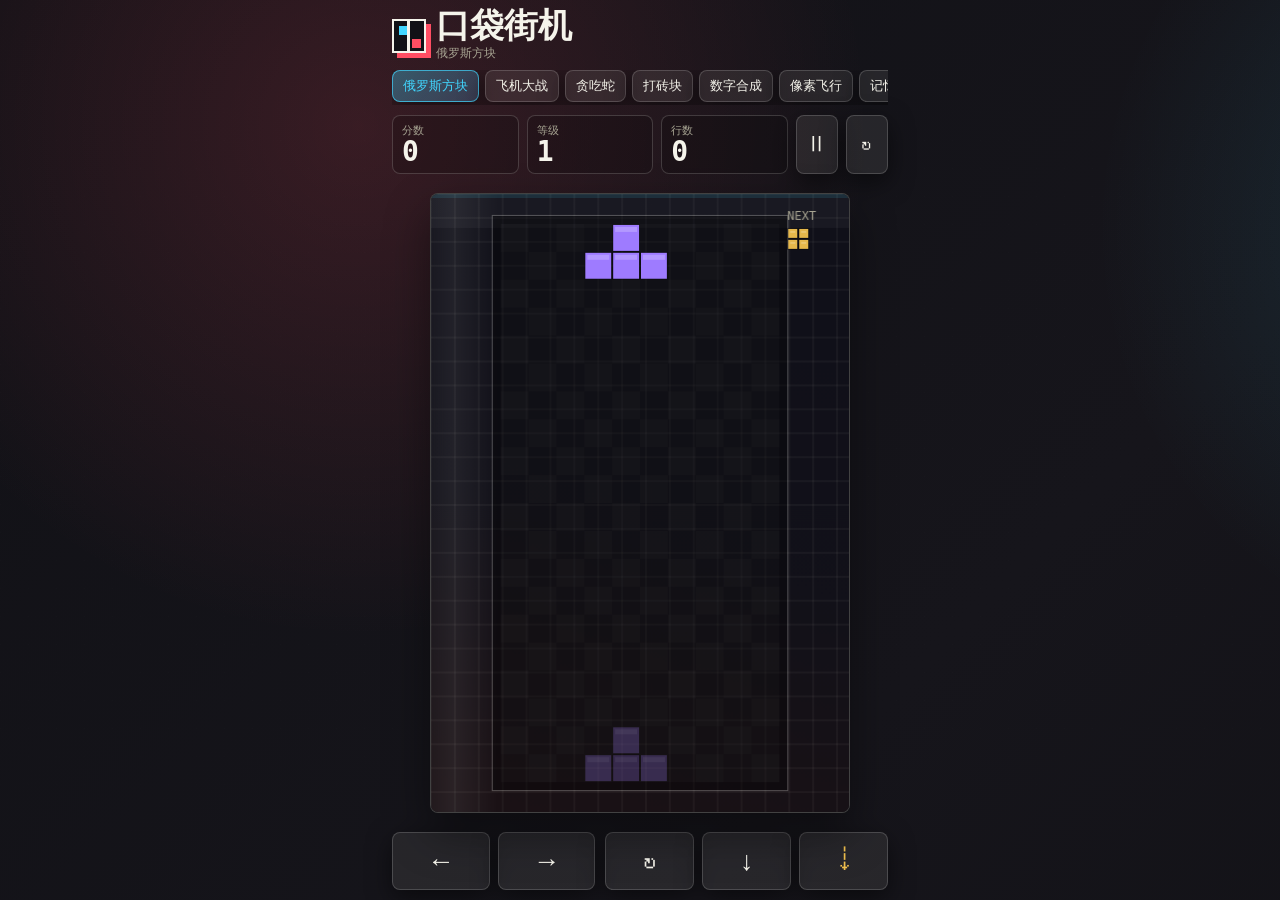
<file: index.html>
<!doctype html>
<html lang="zh-CN">
  <head>
    <meta charset="utf-8" />
    <meta name="viewport" content="width=device-width, initial-scale=1, viewport-fit=cover, user-scalable=no" />
    <meta name="theme-color" content="#111116" />
    <meta name="apple-mobile-web-app-capable" content="yes" />
    <meta name="apple-mobile-web-app-status-bar-style" content="black-translucent" />
    <meta name="apple-mobile-web-app-title" content="口袋街机" />
    <title>口袋街机</title>
    <link rel="manifest" href="manifest.webmanifest" />
    <link rel="stylesheet" href="styles.css" />
  </head>
  <body>
    <div class="app-shell">
      <header class="topbar">
        <div class="brand">
          <span class="brand-mark" aria-hidden="true"></span>
          <div>
            <h1>口袋街机</h1>
            <p id="modeLabel">俄罗斯方块</p>
          </div>
        </div>

        <nav class="mode-switch" aria-label="游戏切换">
          <button class="mode-button is-active" type="button" data-mode="tetris">俄罗斯方块</button>
          <button class="mode-button" type="button" data-mode="shooter">飞机大战</button>
          <button class="mode-button" type="button" data-mode="snake">贪吃蛇</button>
          <button class="mode-button" type="button" data-mode="breakout">打砖块</button>
          <button class="mode-button" type="button" data-mode="merge">数字合成</button>
          <button class="mode-button" type="button" data-mode="flappy">像素飞行</button>
          <button class="mode-button" type="button" data-mode="memory">记忆翻牌</button>
          <button class="mode-button" type="button" data-mode="mines">方格探雷</button>
          <button class="mode-button" type="button" data-mode="jumper">弹跳上升</button>
          <button class="mode-button" type="button" data-mode="maze">迷宫逃脱</button>
          <button class="mode-button" type="button" data-mode="pong">霓虹乒乓</button>
          <button class="mode-button" type="button" data-mode="invaders">太空入侵</button>
          <button class="mode-button" type="button" data-mode="mole">快打地鼠</button>
          <button class="mode-button" type="button" data-mode="stack">堆叠高塔</button>
          <button class="mode-button" type="button" data-mode="flood">色块扩张</button>
        </nav>
      </header>

      <section class="hud" aria-label="游戏状态">
        <div class="hud-item">
          <span id="statALabel">分数</span>
          <strong id="statA">0</strong>
        </div>
        <div class="hud-item">
          <span id="statBLabel">等级</span>
          <strong id="statB">1</strong>
        </div>
        <div class="hud-item">
          <span id="statCLabel">行数</span>
          <strong id="statC">0</strong>
        </div>
        <div class="hud-actions">
          <button class="icon-button" type="button" id="pauseButton" aria-label="暂停">Ⅱ</button>
          <button class="icon-button" type="button" id="restartButton" aria-label="重新开始">↻</button>
        </div>
      </section>

      <main class="stage-wrap">
        <canvas id="gameCanvas" width="360" height="540" aria-label="游戏画面"></canvas>
        <div class="overlay is-hidden" id="overlay" role="dialog" aria-live="polite">
          <div class="overlay-panel">
            <h2 id="overlayTitle">暂停</h2>
            <p id="overlayText">当前进度已保留</p>
            <button class="primary-button" type="button" id="overlayButton">继续</button>
          </div>
        </div>
      </main>

      <footer class="controls" aria-label="触控操作">
        <div class="control-cluster">
          <button class="control-button" type="button" data-action="left" aria-label="向左">←</button>
          <button class="control-button" type="button" data-action="right" aria-label="向右">→</button>
        </div>
        <div class="control-cluster">
          <button class="control-button" type="button" data-action="rotate" aria-label="旋转">↻</button>
          <button class="control-button" type="button" data-action="down" aria-label="向下">↓</button>
          <button class="control-button control-button-wide" type="button" data-action="drop" aria-label="快速下落">⇣</button>
        </div>
      </footer>
    </div>

    <script src="app.js" defer></script>
  </body>
</html>
</file>
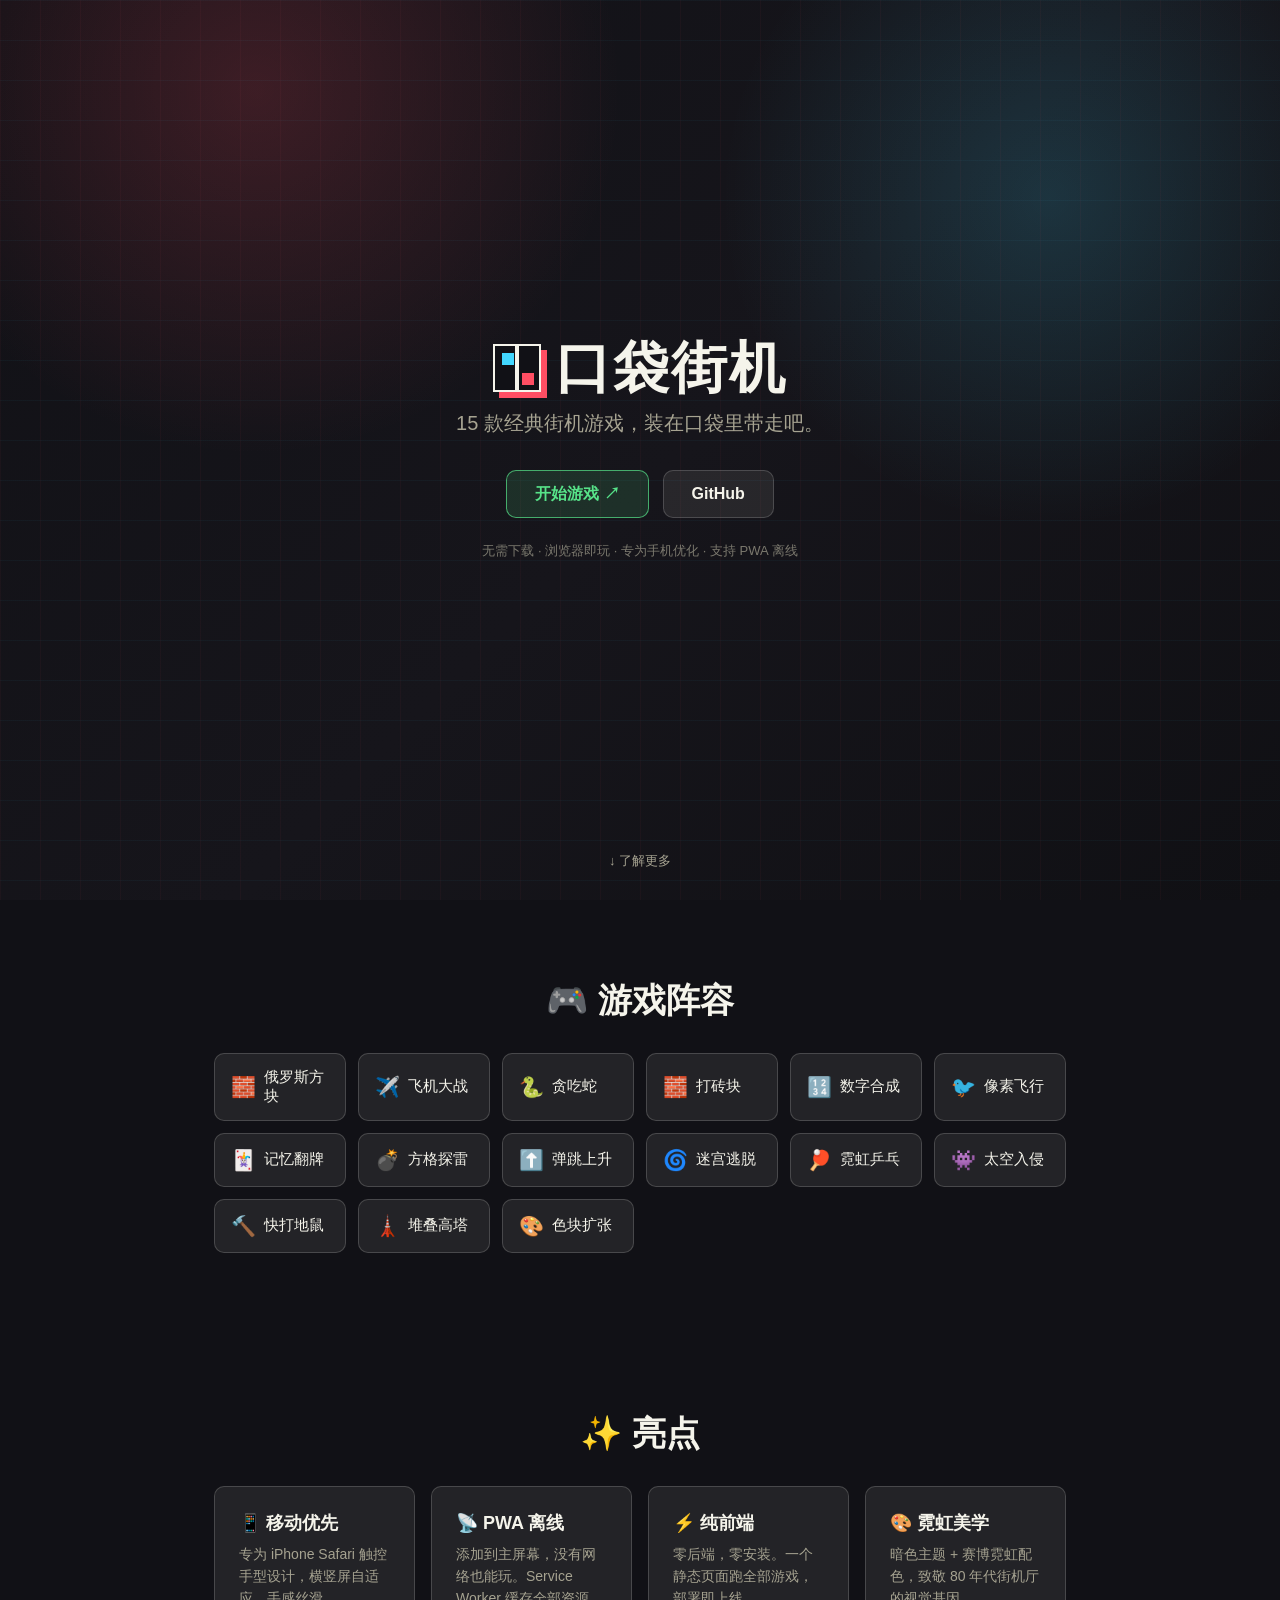
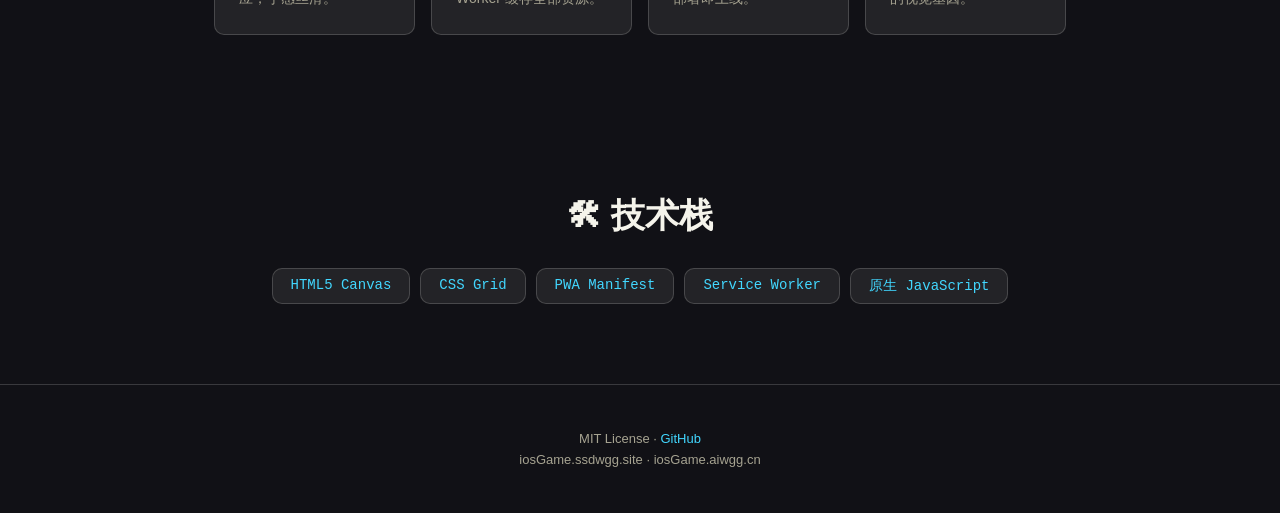
<file: landing.html>
<!doctype html>
<html lang="zh-CN">
  <head>
    <meta charset="utf-8" />
    <meta name="viewport" content="width=device-width, initial-scale=1" />
    <meta name="theme-color" content="#111116" />
    <title>口袋街机 — 15 款经典游戏，随开随玩</title>
    <link rel="stylesheet" href="landing.css" />
  </head>
  <body>
    <section class="hero">
      <div class="hero-grid"></div>
      <div class="hero-content">
        <div class="logo">
          <span class="logo-mark" aria-hidden="true"></span>
          <h1>口袋街机</h1>
        </div>
        <p class="tagline">15 款经典街机游戏，装在口袋里带走吧。</p>
        <div class="hero-actions">
          <a class="btn-primary" href="index.html">开始游戏 ↗</a>
          <a class="btn-secondary" href="https://github.com/SSDWGG/iosGame" target="_blank" rel="noopener">GitHub</a>
        </div>
        <p class="hero-note">无需下载 · 浏览器即玩 · 专为手机优化 · 支持 PWA 离线</p>
      </div>
      <div class="scroll-hint">↓ 了解更多</div>
    </section>

    <section class="section games-section">
      <h2>🎮 游戏阵容</h2>
      <div class="game-grid">
        <div class="game-card"><span class="game-icon">🧱</span><span>俄罗斯方块</span></div>
        <div class="game-card"><span class="game-icon">✈️</span><span>飞机大战</span></div>
        <div class="game-card"><span class="game-icon">🐍</span><span>贪吃蛇</span></div>
        <div class="game-card"><span class="game-icon">🧱</span><span>打砖块</span></div>
        <div class="game-card"><span class="game-icon">🔢</span><span>数字合成</span></div>
        <div class="game-card"><span class="game-icon">🐦</span><span>像素飞行</span></div>
        <div class="game-card"><span class="game-icon">🃏</span><span>记忆翻牌</span></div>
        <div class="game-card"><span class="game-icon">💣</span><span>方格探雷</span></div>
        <div class="game-card"><span class="game-icon">⬆️</span><span>弹跳上升</span></div>
        <div class="game-card"><span class="game-icon">🌀</span><span>迷宫逃脱</span></div>
        <div class="game-card"><span class="game-icon">🏓</span><span>霓虹乒乓</span></div>
        <div class="game-card"><span class="game-icon">👾</span><span>太空入侵</span></div>
        <div class="game-card"><span class="game-icon">🔨</span><span>快打地鼠</span></div>
        <div class="game-card"><span class="game-icon">🗼</span><span>堆叠高塔</span></div>
        <div class="game-card"><span class="game-icon">🎨</span><span>色块扩张</span></div>
      </div>
    </section>

    <section class="section features-section">
      <h2>✨ 亮点</h2>
      <div class="features-grid">
        <div class="feature-card">
          <h3>📱 移动优先</h3>
          <p>专为 iPhone Safari 触控手型设计，横竖屏自适应，手感丝滑。</p>
        </div>
        <div class="feature-card">
          <h3>📡 PWA 离线</h3>
          <p>添加到主屏幕，没有网络也能玩。Service Worker 缓存全部资源。</p>
        </div>
        <div class="feature-card">
          <h3>⚡ 纯前端</h3>
          <p>零后端，零安装。一个静态页面跑全部游戏，部署即上线。</p>
        </div>
        <div class="feature-card">
          <h3>🎨 霓虹美学</h3>
          <p>暗色主题 + 赛博霓虹配色，致敬 80 年代街机厅的视觉基因。</p>
        </div>
      </div>
    </section>

    <section class="section tech-section">
      <h2>🛠 技术栈</h2>
      <div class="tech-list">
        <code>HTML5 Canvas</code>
        <code>CSS Grid</code>
        <code>PWA Manifest</code>
        <code>Service Worker</code>
        <code>原生 JavaScript</code>
      </div>
    </section>

    <footer class="footer">
      <p>MIT License · <a href="https://github.com/SSDWGG/iosGame">GitHub</a></p>
      <p class="footer-links">
        <a href="https://iosGame.ssdwgg.site">iosGame.ssdwgg.site</a>
        <span>·</span>
        <a href="https://iosGame.aiwgg.cn">iosGame.aiwgg.cn</a>
      </p>
    </footer>
  </body>
</html>
</file>
<file: styles.css>
:root {
  color-scheme: dark;
  --bg: #111116;
  --bg-2: #18181f;
  --panel: rgba(245, 244, 235, 0.08);
  --panel-strong: rgba(245, 244, 235, 0.15);
  --ink: #f5f4eb;
  --muted: #a6a391;
  --line: rgba(245, 244, 235, 0.18);
  --cyan: #42d7ff;
  --coral: #ff4e63;
  --gold: #f2c14e;
  --green: #57e389;
  --violet: #9e7bff;
  --shadow: rgba(0, 0, 0, 0.5);
  --radius: 8px;
}

* {
  box-sizing: border-box;
}

html,
body {
  margin: 0;
  min-height: 100%;
  overflow: hidden;
  background:
    radial-gradient(circle at 20% 10%, rgba(255, 78, 99, 0.16), transparent 28%),
    radial-gradient(circle at 86% 18%, rgba(66, 215, 255, 0.14), transparent 24%),
    linear-gradient(135deg, #111116 0%, #16151b 52%, #101014 100%);
  background-size: 140% 140%;
  color: var(--ink);
  font-family: "Avenir Next Condensed", "DIN Condensed", "PingFang SC", sans-serif;
  touch-action: none;
  -webkit-tap-highlight-color: transparent;
  animation: pageGlow 18s ease-in-out infinite alternate;
}

body::before {
  position: fixed;
  inset: 0;
  pointer-events: none;
  content: "";
  opacity: 0.32;
  background-image:
    linear-gradient(rgba(255, 255, 255, 0.025) 1px, transparent 1px),
    linear-gradient(90deg, rgba(255, 255, 255, 0.025) 1px, transparent 1px);
  background-size: 28px 28px;
  mask-image: linear-gradient(to bottom, transparent, #000 18%, #000 78%, transparent);
}

button {
  color: inherit;
  font: inherit;
}

.app-shell {
  position: relative;
  display: grid;
  grid-template-rows: auto auto minmax(0, 1fr) auto;
  gap: 10px;
  width: min(100vw, 520px);
  height: 100dvh;
  margin: 0 auto;
  padding:
    max(10px, env(safe-area-inset-top))
    12px
    max(10px, env(safe-area-inset-bottom));
}

.topbar {
  display: grid;
  grid-template-columns: minmax(0, 1fr);
  align-items: start;
  gap: 8px;
  min-height: 0;
}

.brand {
  display: flex;
  align-items: center;
  min-width: 0;
  gap: 10px;
}

.brand-mark {
  width: 34px;
  height: 34px;
  flex: 0 0 auto;
  border: 2px solid var(--ink);
  background:
    linear-gradient(90deg, transparent 45%, var(--ink) 45% 55%, transparent 55%),
    linear-gradient(var(--cyan), var(--cyan)) 5px 5px / 9px 9px no-repeat,
    linear-gradient(var(--coral), var(--coral)) 18px 18px / 9px 9px no-repeat,
    var(--bg);
  box-shadow: 5px 5px 0 var(--coral);
}

h1,
p {
  margin: 0;
}

h1 {
  font-size: clamp(24px, 7vw, 34px);
  line-height: 0.9;
  letter-spacing: 0;
}

.brand p {
  margin-top: 4px;
  color: var(--muted);
  font-family: "PingFang SC", sans-serif;
  font-size: 12px;
}

.mode-switch {
  display: flex;
  gap: 6px;
  width: 100%;
  max-width: 100%;
  padding-bottom: 3px;
  overflow-x: auto;
  scrollbar-width: none;
}

.mode-switch::-webkit-scrollbar {
  display: none;
}

.mode-button,
.icon-button,
.control-button,
.primary-button {
  border: 1px solid var(--line);
  border-radius: var(--radius);
  background: var(--panel);
  box-shadow: 0 8px 24px var(--shadow);
  transition:
    transform 140ms ease,
    border-color 180ms ease,
    background 220ms ease,
    color 180ms ease,
    box-shadow 220ms ease;
}

.mode-button {
  flex: 0 0 auto;
  min-height: 32px;
  padding: 0 10px;
  font-size: 13px;
  white-space: nowrap;
}

.mode-button.is-active {
  border-color: rgba(66, 215, 255, 0.7);
  background:
    linear-gradient(135deg, rgba(66, 215, 255, 0.22), rgba(158, 123, 255, 0.08)),
    rgba(66, 215, 255, 0.14);
  color: var(--cyan);
}

.hud {
  display: grid;
  grid-template-columns: repeat(3, 1fr) auto;
  align-items: stretch;
  gap: 8px;
}

.hud-item {
  min-width: 0;
  padding: 8px 9px 7px;
  border: 1px solid var(--line);
  border-radius: var(--radius);
  background: rgba(0, 0, 0, 0.18);
}

.hud-item span {
  display: block;
  color: var(--muted);
  font-family: "PingFang SC", sans-serif;
  font-size: 11px;
  line-height: 1.1;
}

.hud-item strong {
  display: block;
  margin-top: 2px;
  overflow: hidden;
  font-family: "DIN Alternate", "Avenir Next Condensed", monospace;
  font-size: clamp(18px, 6vw, 28px);
  line-height: 1;
  text-overflow: ellipsis;
  white-space: nowrap;
}

.hud-actions {
  display: grid;
  grid-template-columns: repeat(2, 42px);
  gap: 8px;
}

.icon-button {
  width: 42px;
  min-height: 48px;
  font-size: 21px;
}

.stage-wrap {
  position: relative;
  display: grid;
  min-height: 0;
  place-items: center;
}

#gameCanvas {
  width: min(100%, 420px);
  height: min(100%, calc((100vw - 24px) * 1.5), 620px);
  max-height: 100%;
  aspect-ratio: 2 / 3;
  border: 1px solid rgba(245, 244, 235, 0.24);
  border-radius: var(--radius);
  background: #09090d;
  box-shadow:
    0 20px 45px rgba(0, 0, 0, 0.42),
    inset 0 0 0 1px rgba(255, 255, 255, 0.05);
  touch-action: none;
  transition:
    border-color 220ms ease,
    box-shadow 260ms ease,
    filter 260ms ease;
}

.overlay {
  position: absolute;
  inset: 0;
  display: grid;
  place-items: center;
  padding: 24px;
  border-radius: var(--radius);
  background: rgba(12, 12, 16, 0.64);
  backdrop-filter: blur(8px);
}

.overlay.is-hidden {
  display: none;
}

.overlay-panel {
  width: min(280px, 100%);
  padding: 20px;
  border: 1px solid var(--line);
  border-radius: var(--radius);
  background: rgba(17, 17, 22, 0.92);
  text-align: center;
  box-shadow: 0 24px 60px rgba(0, 0, 0, 0.55);
  animation: panelEnter 180ms ease-out both;
}

.overlay-panel h2 {
  margin: 0;
  color: var(--gold);
  font-size: 30px;
  line-height: 1;
}

.overlay-panel p {
  margin: 10px 0 16px;
  color: var(--muted);
  font-family: "PingFang SC", sans-serif;
  font-size: 14px;
}

.primary-button {
  min-width: 120px;
  min-height: 42px;
  padding: 0 18px;
  border-color: rgba(87, 227, 137, 0.7);
  background: rgba(87, 227, 137, 0.13);
  color: var(--green);
}

.controls {
  display: grid;
  grid-template-columns: 0.9fr 1.25fr;
  gap: 10px;
}

.control-cluster {
  display: grid;
  grid-auto-flow: column;
  grid-auto-columns: 1fr;
  gap: 8px;
}

.control-button {
  min-height: 58px;
  padding: 0;
  font-family: "DIN Alternate", "Avenir Next Condensed", sans-serif;
  font-size: 27px;
  line-height: 1;
}

.control-button-wide {
  color: var(--gold);
}

.control-button:active,
.control-button.is-pressed,
.icon-button:active,
.primary-button:active {
  transform: translateY(1px);
  border-color: rgba(245, 244, 235, 0.36);
  background:
    linear-gradient(135deg, rgba(245, 244, 235, 0.18), rgba(66, 215, 255, 0.08)),
    var(--panel-strong);
}

@keyframes pageGlow {
  from {
    background-position: 0% 0%;
  }

  to {
    background-position: 100% 52%;
  }
}

@keyframes panelEnter {
  from {
    opacity: 0;
    transform: translateY(8px) scale(0.98);
  }

  to {
    opacity: 1;
    transform: translateY(0) scale(1);
  }
}

@media (prefers-reduced-motion: reduce) {
  *,
  *::before,
  *::after {
    animation-duration: 1ms !important;
    animation-iteration-count: 1 !important;
    scroll-behavior: auto !important;
    transition-duration: 1ms !important;
  }
}

:focus-visible {
  outline: 2px solid var(--cyan);
  outline-offset: 2px;
}

@media (orientation: landscape) and (max-height: 520px) {
  .app-shell {
    grid-template-columns: 220px minmax(280px, 1fr) 190px;
    grid-template-rows: auto 1fr;
    gap: 10px;
    width: 100vw;
  }

  .topbar,
  .hud,
  .controls {
    align-self: stretch;
  }

  .topbar {
    grid-column: 1;
    grid-row: 1 / span 2;
    grid-template-rows: auto minmax(0, 1fr);
    align-items: stretch;
  }

  .mode-switch {
    flex-direction: column;
    width: 100%;
    overflow-x: hidden;
    overflow-y: auto;
  }

  .hud {
    grid-column: 3;
    grid-row: 1;
    grid-template-columns: 1fr;
  }

  .hud-actions {
    grid-template-columns: repeat(2, 1fr);
  }

  .icon-button {
    width: auto;
  }

  .stage-wrap {
    grid-column: 2;
    grid-row: 1 / span 2;
  }

  .controls {
    grid-column: 3;
    grid-row: 2;
    grid-template-columns: 1fr;
    align-content: end;
  }
}
</file>
<file: landing.css>
:root {
  color-scheme: dark;
  --bg: #111116;
  --bg-2: #18181f;
  --panel: rgba(245, 244, 235, 0.08);
  --panel-strong: rgba(245, 244, 235, 0.15);
  --ink: #f5f4eb;
  --muted: #a6a391;
  --line: rgba(245, 244, 235, 0.18);
  --cyan: #42d7ff;
  --coral: #ff4e63;
  --gold: #f2c14e;
  --green: #57e389;
  --violet: #9e7bff;
  --radius: 10px;
}

* { box-sizing: border-box; }

html, body {
  margin: 0;
  min-height: 100%;
  background: var(--bg);
  color: var(--ink);
  font-family: "PingFang SC", "Avenir Next Condensed", "DIN Condensed", sans-serif;
  scroll-behavior: smooth;
  -webkit-font-smoothing: antialiased;
}

body::before {
  position: fixed;
  inset: 0;
  pointer-events: none;
  content: "";
  opacity: 0.28;
  background-image:
    linear-gradient(rgba(255,255,255,0.025) 1px, transparent 1px),
    linear-gradient(90deg, rgba(255,255,255,0.025) 1px, transparent 1px);
  background-size: 28px 28px;
  mask-image: linear-gradient(to bottom, transparent, #000 10%, #000 90%, transparent);
  z-index: 0;
}

a { color: var(--cyan); text-decoration: none; }
a:hover { color: var(--gold); }

/* ── Hero ── */
.hero {
  position: relative;
  display: flex;
  flex-direction: column;
  align-items: center;
  justify-content: center;
  min-height: 100vh;
  padding: 60px 20px;
  overflow: hidden;
  background:
    radial-gradient(circle at 20% 10%, rgba(255,78,99,0.18), transparent 28%),
    radial-gradient(circle at 82% 22%, rgba(66,215,255,0.16), transparent 26%),
    linear-gradient(135deg, #111116 0%, #16151b 52%, #101014 100%);
  text-align: center;
  z-index: 1;
}

.hero-grid {
  position: absolute;
  inset: 0;
  pointer-events: none;
  background-image:
    linear-gradient(rgba(66,215,255,0.04) 1px, transparent 1px),
    linear-gradient(90deg, rgba(255,78,99,0.04) 1px, transparent 1px);
  background-size: 40px 40px;
  animation: gridDrift 24s linear infinite;
}

@keyframes gridDrift {
  from { background-position: 0 0; }
  to { background-position: 40px 40px; }
}

.hero-content {
  position: relative;
  z-index: 1;
  max-width: 600px;
}

.logo {
  display: flex;
  align-items: center;
  justify-content: center;
  gap: 14px;
  margin-bottom: 12px;
}

.logo-mark {
  width: 48px;
  height: 48px;
  flex: 0 0 auto;
  border: 2px solid var(--ink);
  background:
    linear-gradient(90deg, transparent 45%, var(--ink) 45% 55%, transparent 55%),
    linear-gradient(var(--cyan), var(--cyan)) 7px 7px / 12px 12px no-repeat,
    linear-gradient(var(--coral), var(--coral)) 27px 27px / 12px 12px no-repeat,
    var(--bg);
  box-shadow: 6px 6px 0 var(--coral);
}

.logo h1 {
  margin: 0;
  font-size: clamp(36px, 10vw, 56px);
  line-height: 1;
  letter-spacing: 2px;
}

.tagline {
  margin: 8px 0 32px;
  color: var(--muted);
  font-size: clamp(16px, 4vw, 20px);
  line-height: 1.5;
}

.hero-actions {
  display: flex;
  gap: 14px;
  justify-content: center;
  flex-wrap: wrap;
  margin-bottom: 24px;
}

.btn-primary,
.btn-secondary {
  display: inline-flex;
  align-items: center;
  min-height: 48px;
  padding: 0 28px;
  border: 1px solid var(--line);
  border-radius: var(--radius);
  font-size: 16px;
  font-weight: 600;
  transition: all 180ms ease;
  cursor: pointer;
}

.btn-primary {
  border-color: rgba(87,227,137,0.7);
  background: rgba(87,227,137,0.13);
  color: var(--green);
}
.btn-primary:hover {
  background: rgba(87,227,137,0.22);
  color: var(--green);
  transform: translateY(-1px);
  box-shadow: 0 8px 24px rgba(87,227,137,0.14);
}

.btn-secondary {
  background: var(--panel);
  color: var(--ink);
}
.btn-secondary:hover {
  background: var(--panel-strong);
  color: var(--ink);
  transform: translateY(-1px);
}

.hero-note {
  margin: 0;
  color: var(--muted);
  font-size: 13px;
  opacity: 0.7;
}

.scroll-hint {
  position: absolute;
  bottom: 30px;
  color: var(--muted);
  font-size: 13px;
  animation: bounce 2s ease-in-out infinite;
}

@keyframes bounce {
  0%, 100% { transform: translateY(0); }
  50% { transform: translateY(6px); }
}

/* ── Sections ── */
.section {
  position: relative;
  z-index: 1;
  max-width: 900px;
  margin: 0 auto;
  padding: 80px 24px;
}

.section h2 {
  margin: 0 0 32px;
  font-size: clamp(24px, 6vw, 34px);
  line-height: 1.2;
  text-align: center;
}

/* ── Game Grid ── */
.game-grid {
  display: grid;
  grid-template-columns: repeat(auto-fill, minmax(130px, 1fr));
  gap: 12px;
}

.game-card {
  display: flex;
  align-items: center;
  gap: 8px;
  padding: 14px 16px;
  border: 1px solid var(--line);
  border-radius: var(--radius);
  background: var(--panel);
  font-size: 15px;
  transition: all 140ms ease;
}
.game-card:hover {
  border-color: rgba(66,215,255,0.4);
  background: rgba(66,215,255,0.08);
  transform: translateY(-2px);
}

.game-icon { font-size: 20px; }

/* ── Features ── */
.features-grid {
  display: grid;
  grid-template-columns: repeat(auto-fit, minmax(200px, 1fr));
  gap: 16px;
}

.feature-card {
  padding: 24px;
  border: 1px solid var(--line);
  border-radius: var(--radius);
  background: var(--panel);
}
.feature-card h3 {
  margin: 0 0 8px;
  font-size: 18px;
}
.feature-card p {
  margin: 0;
  color: var(--muted);
  font-size: 14px;
  line-height: 1.6;
}

/* ── Tech ── */
.tech-list {
  display: flex;
  flex-wrap: wrap;
  gap: 10px;
  justify-content: center;
}

.tech-list code {
  padding: 8px 18px;
  border: 1px solid var(--line);
  border-radius: var(--radius);
  background: var(--panel);
  color: var(--cyan);
  font-size: 14px;
}

/* ── Footer ── */
.footer {
  position: relative;
  z-index: 1;
  padding: 40px 24px;
  text-align: center;
  border-top: 1px solid var(--line);
}

.footer p {
  margin: 6px 0;
  color: var(--muted);
  font-size: 13px;
}

.footer-links a {
  color: var(--muted);
}
.footer-links a:hover { color: var(--cyan); }

/* ── Mobile ── */
@media (max-width: 480px) {
  .section { padding: 60px 16px; }
  .game-grid { grid-template-columns: repeat(3, 1fr); }
  .game-card { padding: 12px 8px; font-size: 13px; justify-content: center; }
  .game-icon { font-size: 18px; }
}
</file>
